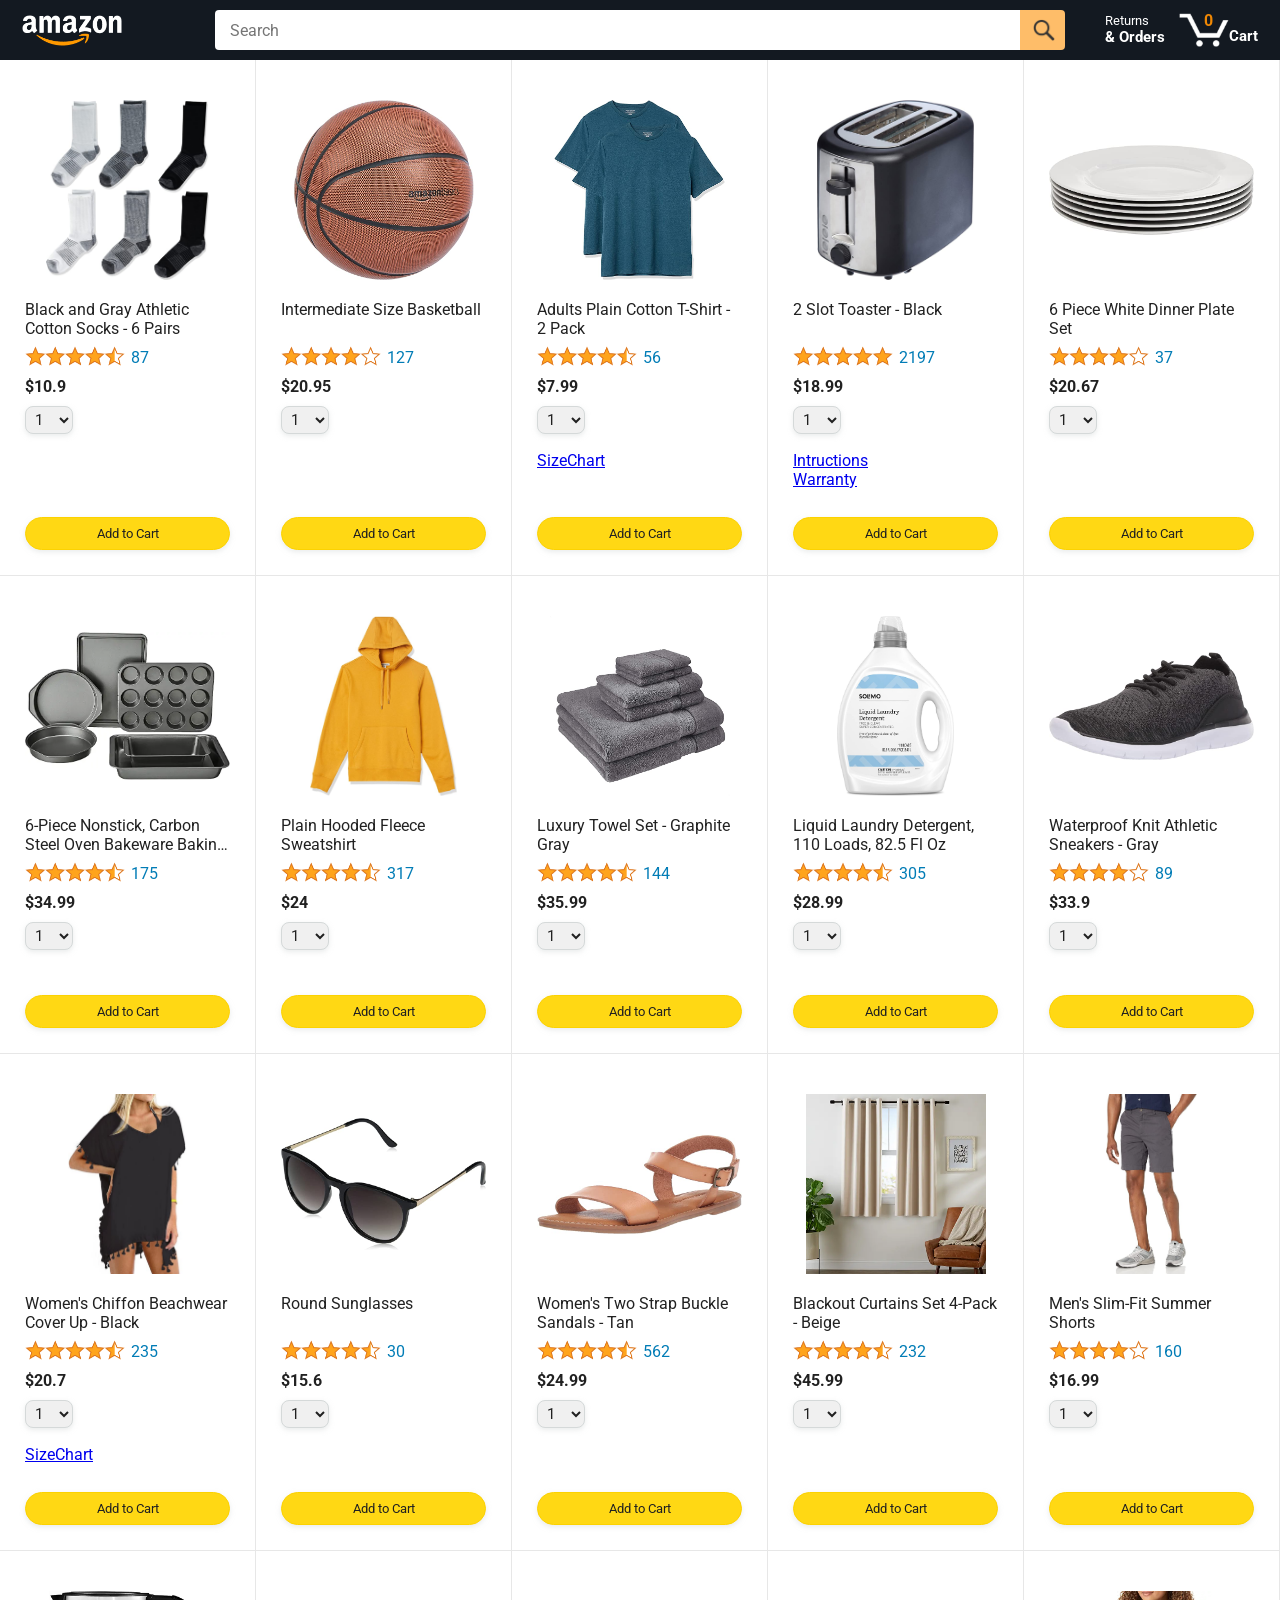
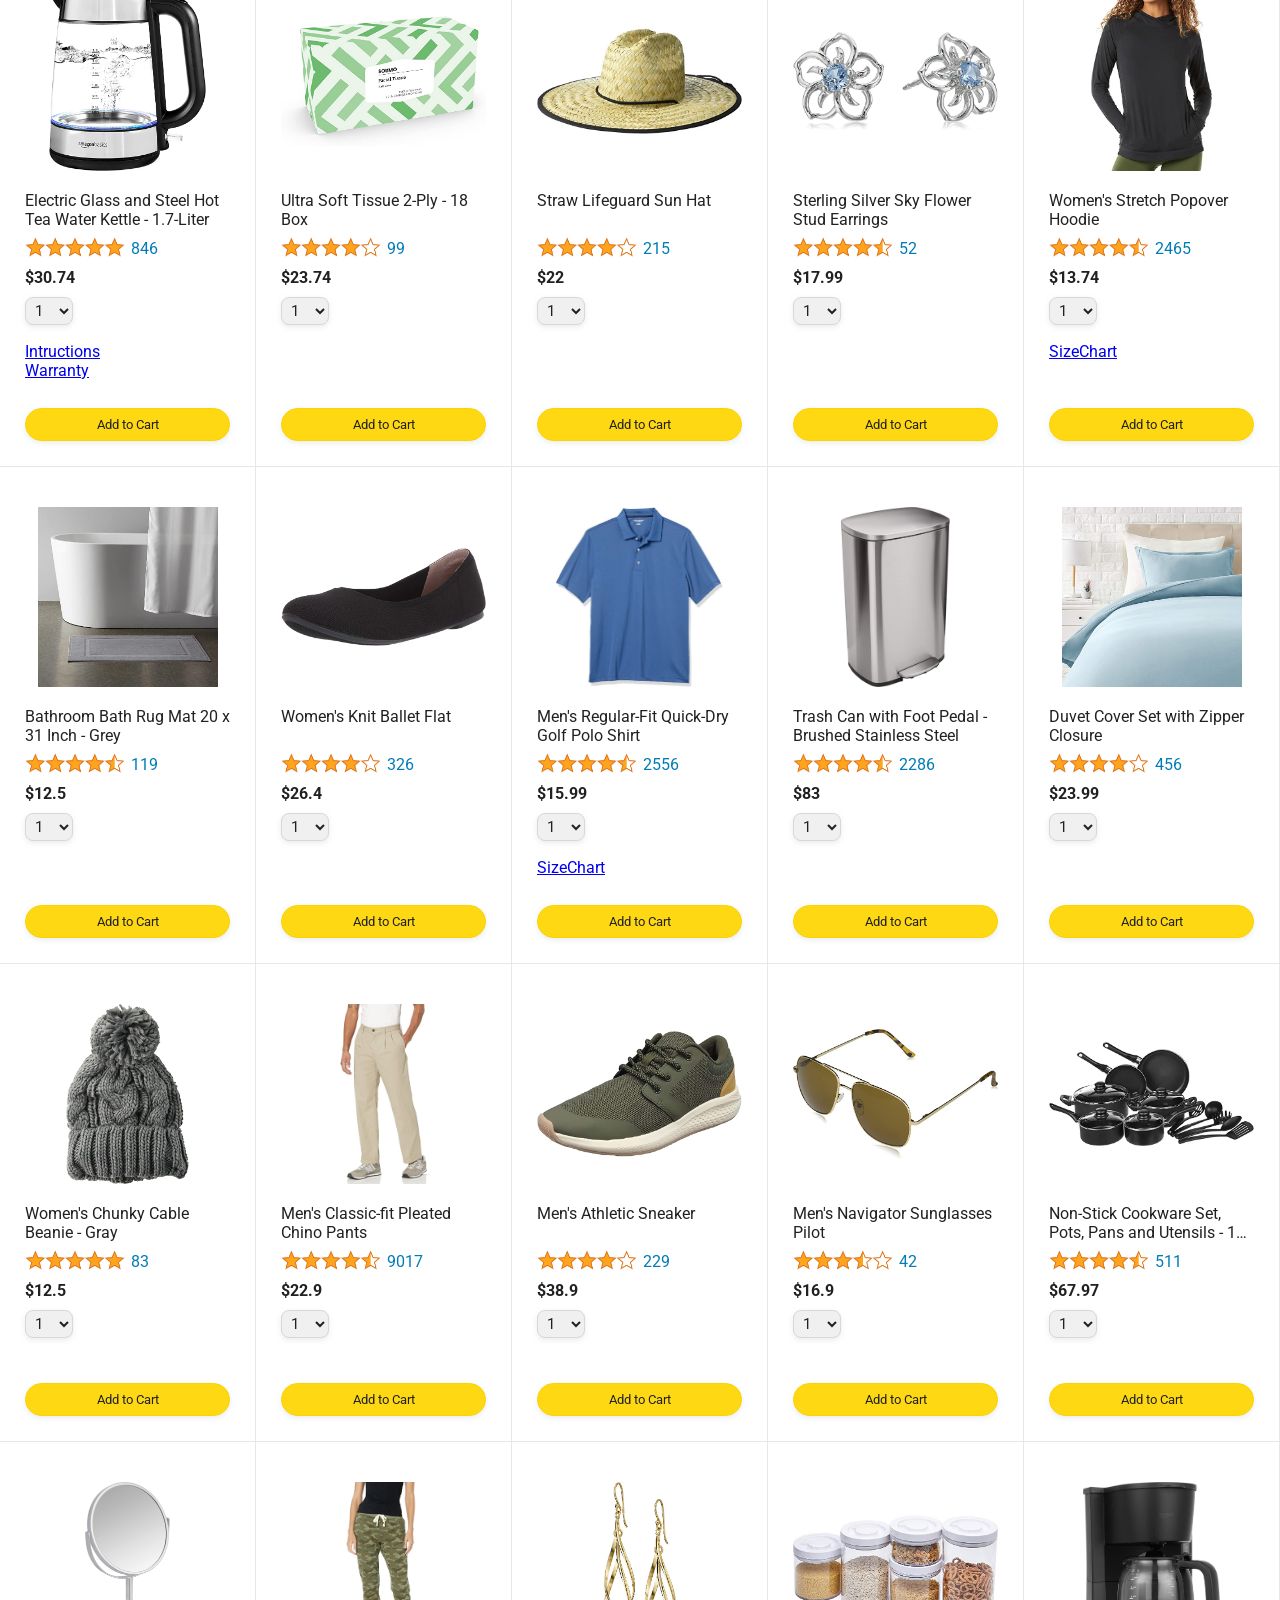
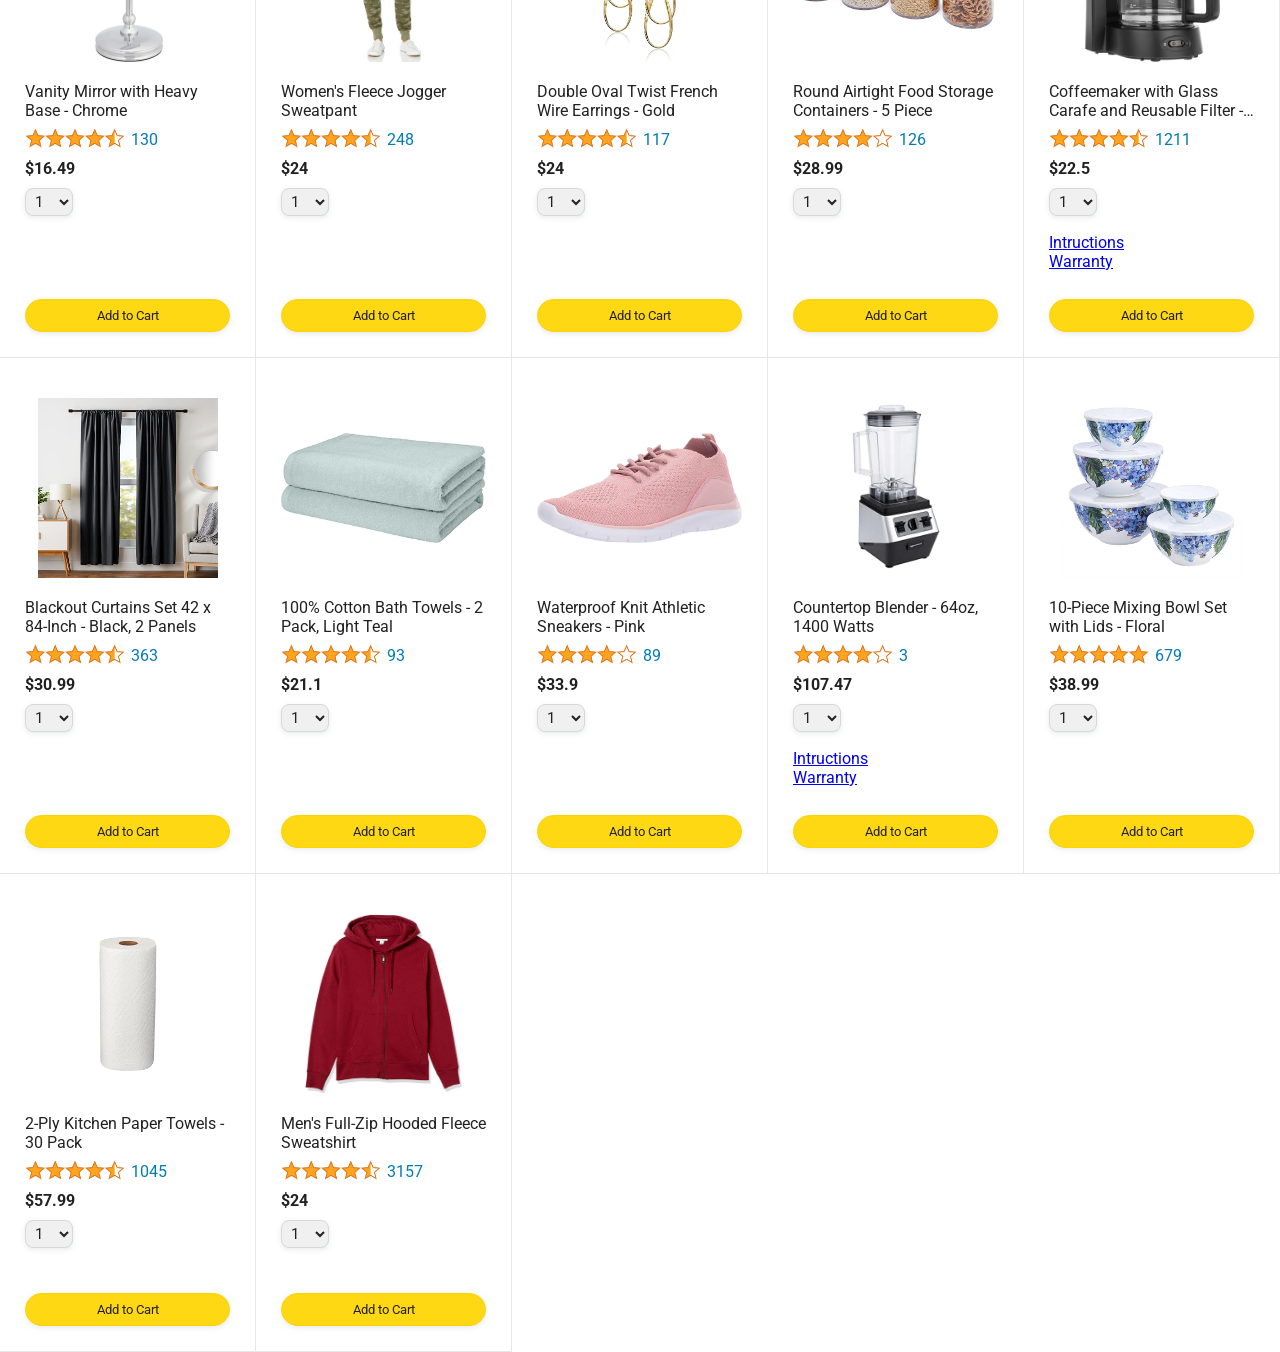
<file: index.html>
<!DOCTYPE html>
<html>
  <head>
    <title>Amazon Project</title>

    <!-- This code is needed for responsive design to work.
      (Responsive design = make the website look good on
      smaller screen sizes like a phone or a tablet). -->
    <meta name="viewport" content="width=device-width, initial-scale=1">

    <!-- Load a font called Roboto from Google Fonts. -->
    <link rel="preconnect" href="https://fonts.googleapis.com">
    <link rel="preconnect" href="https://fonts.gstatic.com" crossorigin>
    <link href="https://fonts.googleapis.com/css2?family=Roboto:wght@400;500;700&display=swap" rel="stylesheet">

    <!-- Here are the CSS files for this page. -->
    <link rel="stylesheet" href="styles/shared/general.css">
    <link rel="stylesheet" href="styles/shared/amazon-header.css">
    <link rel="stylesheet" href="styles/pages/amazon.css">
    <script type="module" src="app/amazon.js"></script>
  </head>
  <body>
    <div class="amazon-header">
      <div class="amazon-header-left-section">
        <a href="amazon.html" class="header-link">
          <img class="amazon-logo"
            src="images/amazon-logo-white.png">
          <img class="amazon-mobile-logo"
            src="images/amazon-mobile-logo-white.png">
        </a>
      </div>

      <div class="amazon-header-middle-section">
        <input class="search-bar" type="text" placeholder="Search">

        <button class="search-button">
          <img class="search-icon" src="images/icons/search-icon.png">
        </button>
      </div>

      <div class="amazon-header-right-section">
        <a class="orders-link header-link" href="orders.html">
          <span class="returns-text">Returns</span>
          <span class="orders-text">& Orders</span>
        </a>

        <a class="cart-link header-link" href="checkout.html">
          <img class="cart-icon" src="images/icons/cart-icon.png">
          <div class="cart-quantity">0</div>
          <div class="cart-text">Cart</div>
        </a>
      </div>
    </div>
    
    <div class="main">
      <div class="products-grid">
      

        <div class="product-container">
          <div class="product-image-container">
            <img class="product-image"
              src="images/products/intermediate-composite-basketball.jpg">
          </div>

          <div class="product-name limit-text-to-2-lines">
            Intermediate Size Basketball
          </div>

          <div class="product-rating-container">
            <img class="product-rating-stars"
              src="images/ratings/rating-40.png">
            <div class="product-rating-count link-primary">
              127
            </div>
          </div>

          <div class="product-price">
            $20.95
          </div>

          <div class="product-quantity-container">
            <select>
              <option selected value="1">1</option>
              <option value="2">2</option>
              <option value="3">3</option>
              <option value="4">4</option>
              <option value="5">5</option>
              <option value="6">6</option>
              <option value="7">7</option>
              <option value="8">8</option>
              <option value="9">9</option>
              <option value="10">10</option>
            </select>
          </div>

          <div class="product-spacer"></div>

          <div class="added-to-cart">
            <img src="images/icons/checkmark.png">
            Added
          </div>

          <button class="add-to-cart-button button-primary">
            Add to Cart
          </button>
        </div>

       
      </div>
    </div>
  </body>
</html>
</file>
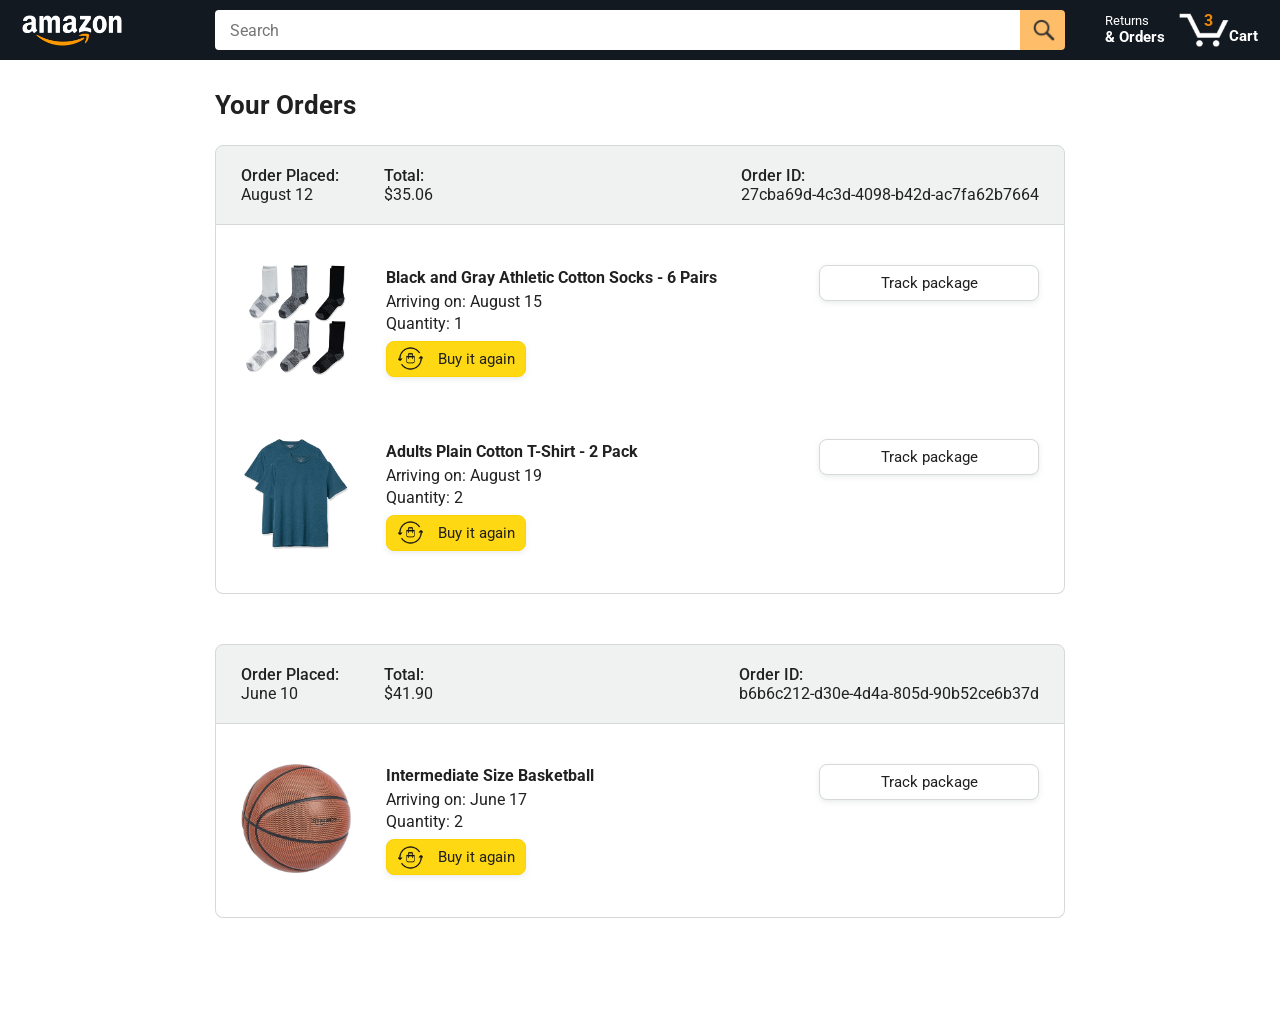
<file: orders.html>
<!DOCTYPE html>
<html>
  <head>
    <title>Orders</title>

    <!-- This code is needed for responsive design to work.
      (Responsive design = make the website look good on
      smaller screen sizes like a phone or a tablet). -->
    <meta name="viewport" content="width=device-width, initial-scale=1">

    <!-- Load a font called Roboto from Google Fonts. -->
    <link rel="preconnect" href="https://fonts.googleapis.com">
    <link rel="preconnect" href="https://fonts.gstatic.com" crossorigin>
    <link href="https://fonts.googleapis.com/css2?family=Roboto:wght@400;500;700&display=swap" rel="stylesheet">

    <!-- Here are the CSS files for this page. -->
    <link rel="stylesheet" href="styles/shared/general.css">
    <link rel="stylesheet" href="styles/shared/amazon-header.css">
    <link rel="stylesheet" href="styles/pages/orders.css">
  </head>
  <body>
    <div class="amazon-header">
      <div class="amazon-header-left-section">
        <a href="amazon.html" class="header-link">
          <img class="amazon-logo"
            src="images/amazon-logo-white.png">
          <img class="amazon-mobile-logo"
            src="images/amazon-mobile-logo-white.png">
        </a>
      </div>

      <div class="amazon-header-middle-section">
        <input class="search-bar" type="text" placeholder="Search">

        <button class="search-button">
          <img class="search-icon" src="images/icons/search-icon.png">
        </button>
      </div>

      <div class="amazon-header-right-section">
        <a class="orders-link header-link" href="orders.html">
          <span class="returns-text">Returns</span>
          <span class="orders-text">& Orders</span>
        </a>

        <a class="cart-link header-link" href="checkout.html">
          <img class="cart-icon" src="images/icons/cart-icon.png">
          <div class="cart-quantity">3</div>
          <div class="cart-text">Cart</div>
        </a>
      </div>
    </div>

    <div class="main">
      <div class="page-title">Your Orders</div>

      <div class="orders-grid">
        <div class="order-container">
          
          <div class="order-header">
            <div class="order-header-left-section">
              <div class="order-date">
                <div class="order-header-label">Order Placed:</div>
                <div>August 12</div>
              </div>
              <div class="order-total">
                <div class="order-header-label">Total:</div>
                <div>$35.06</div>
              </div>
            </div>

            <div class="order-header-right-section">
              <div class="order-header-label">Order ID:</div>
              <div>27cba69d-4c3d-4098-b42d-ac7fa62b7664</div>
            </div>
          </div>

          <div class="order-details-grid">
            <div class="product-image-container">
              <img src="images/products/athletic-cotton-socks-6-pairs.jpg">
            </div>

            <div class="product-details">
              <div class="product-name">
                Black and Gray Athletic Cotton Socks - 6 Pairs
              </div>
              <div class="product-delivery-date">
                Arriving on: August 15
              </div>
              <div class="product-quantity">
                Quantity: 1
              </div>
              <button class="buy-again-button button-primary">
                <img class="buy-again-icon" src="images/icons/buy-again.png">
                <span class="buy-again-message">Buy it again</span>
              </button>
            </div>

            <div class="product-actions">
              <a href="tracking.html">
                <button class="track-package-button button-secondary">
                  Track package
                </button>
              </a>
            </div>

            <div class="product-image-container">
              <img src="images/products/adults-plain-cotton-tshirt-2-pack-teal.jpg">
            </div>

            <div class="product-details">
              <div class="product-name">
                Adults Plain Cotton T-Shirt - 2 Pack
              </div>
              <div class="product-delivery-date">
                Arriving on: August 19
              </div>
              <div class="product-quantity">
                Quantity: 2
              </div>
              <button class="buy-again-button button-primary">
                <img class="buy-again-icon" src="images/icons/buy-again.png">
                <span class="buy-again-message">Buy it again</span>
              </button>
            </div>

            <div class="product-actions">
              <a href="tracking.html">
                <button class="track-package-button button-secondary">
                  Track package
                </button>
              </a>
            </div>
          </div>
        </div>

        <div class="order-container">

          <div class="order-header">
            <div class="order-header-left-section">
              <div class="order-date">
                <div class="order-header-label">Order Placed:</div>
                <div>June 10</div>
              </div>
              <div class="order-total">
                <div class="order-header-label">Total:</div>
                <div>$41.90</div>
              </div>
            </div>

            <div class="order-header-right-section">
              <div class="order-header-label">Order ID:</div>
              <div>b6b6c212-d30e-4d4a-805d-90b52ce6b37d</div>
            </div>
          </div>

          <div class="order-details-grid">
            <div class="product-image-container">
              <img src="images/products/intermediate-composite-basketball.jpg">
            </div>

            <div class="product-details">
              <div class="product-name">
                Intermediate Size Basketball
              </div>
              <div class="product-delivery-date">
                Arriving on: June 17
              </div>
              <div class="product-quantity">
                Quantity: 2
              </div>
              <button class="buy-again-button button-primary">
                <img class="buy-again-icon" src="images/icons/buy-again.png">
                <span class="buy-again-message">Buy it again</span>
              </button>
            </div>

            <div class="product-actions">
              <a href="tracking.html">
                <button class="track-package-button button-secondary">
                  Track package
                </button>
              </a>
            </div>
          </div>
        </div>
      </div>
    </div>
  </body>
</html>
</file>
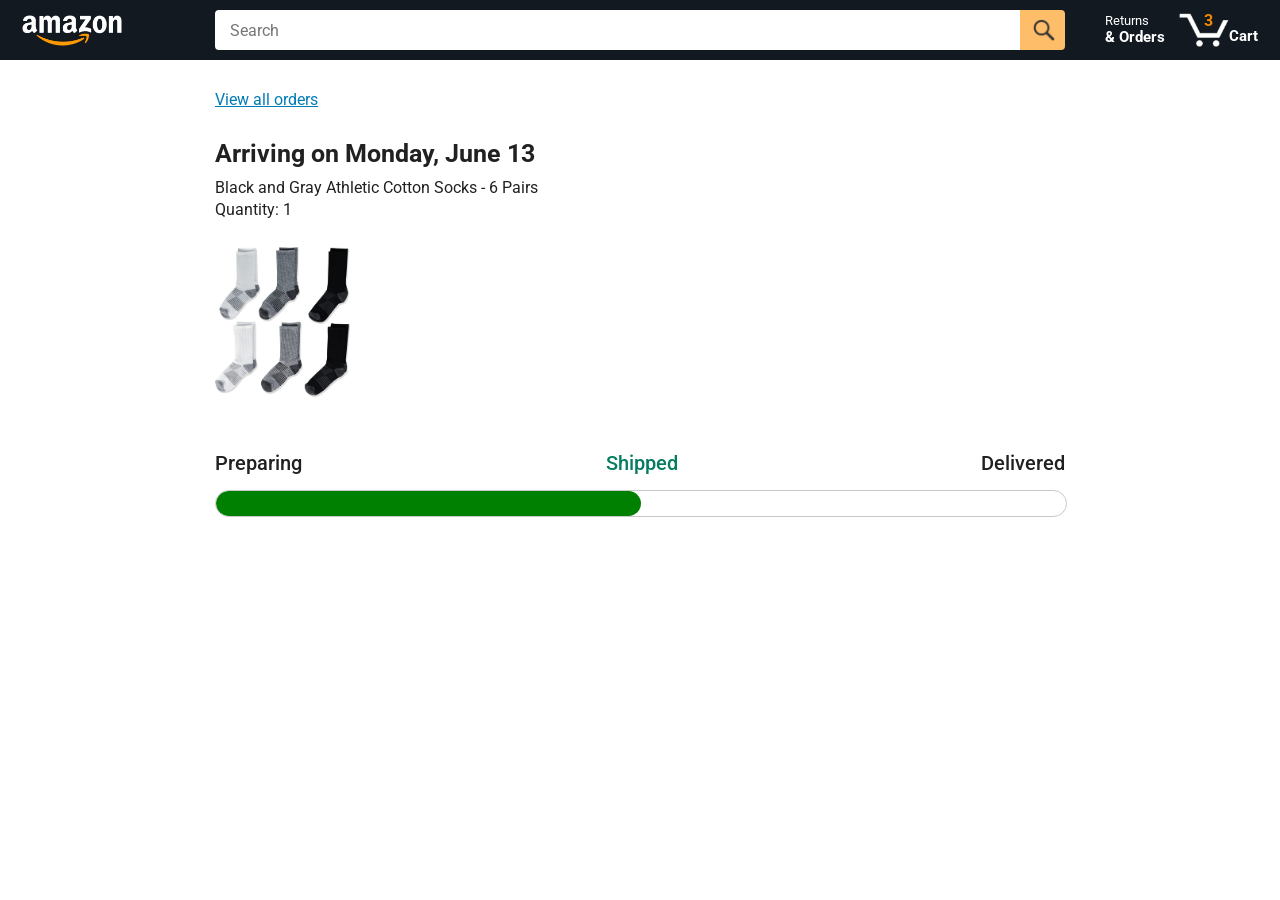
<file: tracking.html>
<!DOCTYPE html>
<html>
  <head>
    <title>Tracking</title>

    <!-- This code is needed for responsive design to work.
      (Responsive design = make the website look good on
      smaller screen sizes like a phone or a tablet). -->
    <meta name="viewport" content="width=device-width, initial-scale=1">

    <!-- Load a font called Roboto from Google Fonts. -->
    <link rel="preconnect" href="https://fonts.googleapis.com">
    <link rel="preconnect" href="https://fonts.gstatic.com" crossorigin>
    <link href="https://fonts.googleapis.com/css2?family=Roboto:wght@400;500;700&display=swap" rel="stylesheet">

    <!-- Here are the CSS files for this page. -->
    <link rel="stylesheet" href="styles/shared/general.css">
    <link rel="stylesheet" href="styles/shared/amazon-header.css">
    <link rel="stylesheet" href="styles/pages/tracking.css">
  </head>
  <body>
    <div class="amazon-header">
      <div class="amazon-header-left-section">
        <a href="amazon.html" class="header-link">
          <img class="amazon-logo"
            src="images/amazon-logo-white.png">
          <img class="amazon-mobile-logo"
            src="images/amazon-mobile-logo-white.png">
        </a>
      </div>

      <div class="amazon-header-middle-section">
        <input class="search-bar" type="text" placeholder="Search">

        <button class="search-button">
          <img class="search-icon" src="images/icons/search-icon.png">
        </button>
      </div>

      <div class="amazon-header-right-section">
        <a class="orders-link header-link" href="orders.html">
          <span class="returns-text">Returns</span>
          <span class="orders-text">& Orders</span>
        </a>

        <a class="cart-link header-link" href="checkout.html">
          <img class="cart-icon" src="images/icons/cart-icon.png">
          <div class="cart-quantity">3</div>
          <div class="cart-text">Cart</div>
        </a>
      </div>
    </div>

    <div class="main">
      <div class="order-tracking">
        <a class="back-to-orders-link link-primary" href="orders.html">
          View all orders
        </a>

        <div class="delivery-date">
          Arriving on Monday, June 13
        </div>

        <div class="product-info">
          Black and Gray Athletic Cotton Socks - 6 Pairs
        </div>

        <div class="product-info">
          Quantity: 1
        </div>

        <img class="product-image" src="images/products/athletic-cotton-socks-6-pairs.jpg">

        <div class="progress-labels-container">
          <div class="progress-label">
            Preparing
          </div>
          <div class="progress-label current-status">
            Shipped
          </div>
          <div class="progress-label">
            Delivered
          </div>
        </div>

        <div class="progress-bar-container">
          <div class="progress-bar"></div>
        </div>
      </div>
    </div>
  </body>
</html>
</file>
<file: styles/shared/general.css>
body {
  font-family: Roboto, Arial;
  color: rgb(33, 33, 33);
  /* The <body> element has a default margin of 8px
     on all sides. This removes the default margins. */
  margin: 0;
}

/* <p> elements have a default margin on the top
   and bottom. This removes the default margins. */
p {
  margin: 0;
}

button {
  cursor: pointer;
}

select {
  cursor: pointer;
}

input, select, button {
  font-family: Roboto, Arial;
}

.button-primary {
  color: rgb(33, 33, 33);
  background-color: rgb(255, 216, 20);
  border: 1px solid rgb(252, 210, 0);
  border-radius: 8px;
  cursor: pointer;
  box-shadow: 0 2px 5px rgba(213, 217, 217, 0.5);
}

.button-primary:hover {
  background-color: rgb(247, 202, 0);
  border: 1px solid rgb(242, 194, 0);
}

.button-primary:active {
  background: rgb(255, 216, 20);
  border-color: rgb(252, 210, 0);
  box-shadow: none;
}

.button-secondary {
  color: rgb(33, 33, 33);
  background: white;
  border: 1px solid rgb(213, 217, 217);
  border-radius: 8px;
  cursor: pointer;
  box-shadow: 0 2px 5px rgba(213, 217, 217, 0.5);
}

.button-secondary:hover {
  background-color: rgb(247, 250, 250);
}

.button-secondary:active {
  background-color: rgb(237, 253, 255);
  box-shadow: none;
}

/* These styles will limit text to 2 lines. Anything
   beyond 2 lines will be replaced with "..."
   You can find this code by using an A.I. tool or by
   searching in Google.
   https://css-tricks.com/almanac/properties/l/line-clamp/ */
.limit-text-to-2-lines {
  display: -webkit-box;
  -webkit-line-clamp: 2;
  -webkit-box-orient: vertical;
  overflow: hidden;
}

.link-primary {
  color: rgb(1, 124, 182);
  cursor: pointer;
}

.link-primary:hover {
  color: rgb(196, 80, 0);
}

/* Styles for dropdown selectors. */
select {
  color: rgb(33, 33, 33);
  background-color: rgb(240, 240, 240);
  border: 1px solid rgb(213, 217, 217);
  border-radius: 8px;
  padding: 3px 5px;
  font-size: 15px;
  cursor: pointer;
  box-shadow: 0 2px 5px rgba(213, 217, 217, 0.5);
}

select:focus,
input:focus {
  outline: 2px solid rgb(255, 153, 0);
}
</file>
<file: styles/shared/amazon-header.css>
.amazon-header {
  background-color: rgb(19, 25, 33);
  color: white;
  padding-left: 15px;
  padding-right: 15px;

  display: flex;
  align-items: center;
  justify-content: space-between;

  position: fixed;
  top: 0;
  left: 0;
  right: 0;
  height: 60px;
}

.amazon-header-left-section {
  width: 180px;
}

@media (max-width: 800px) {
  .amazon-header-left-section {
    width: unset;
  }
}

.header-link {
  display: inline-block;
  padding: 6px;
  border-radius: 2px;
  cursor: pointer;
  text-decoration: none;
  border: 1px solid rgba(0, 0, 0, 0);
}

.header-link:hover {
  border: 1px solid white;
}

.amazon-logo {
  width: 100px;
  margin-top: 5px;
}

.amazon-mobile-logo {
  display: none;
}

@media (max-width: 575px) {
  .amazon-logo {
    display: none;
  }

  .amazon-mobile-logo {
    display: block;
    height: 35px;
    margin-top: 5px;
  }
}

.amazon-header-middle-section {
  flex: 1;
  max-width: 850px;
  margin-left: 10px;
  margin-right: 10px;
  display: flex;
}

.search-bar {
  flex: 1;
  width: 0;
  font-size: 16px;
  height: 38px;
  padding-left: 15px;
  border: none;
  border-top-left-radius: 4px;
  border-bottom-left-radius: 4px;
  border-top-right-radius: 0;
  border-bottom-right-radius: 0;
}

.search-button {
  background-color: rgb(254, 189, 105);
  border: none;
  width: 45px;
  height: 40px;
  border-top-right-radius: 4px;
  border-bottom-right-radius: 4px;
  flex-shrink: 0;
}

.search-icon {
  height: 22px;
  margin-left: 2px;
  margin-top: 3px;
}

.amazon-header-right-section {
  width: 180px;
  flex-shrink: 0;
  display: flex;
  justify-content: end;
}

.orders-link {
  color: white;
}

.returns-text {
  display: block;
  font-size: 13px;
}

.orders-text {
  display: block;
  font-size: 15px;
  font-weight: 700;
}

.cart-link {
  color: white;
  display: flex;
  align-items: center;
  position: relative;
}

.cart-icon {
  width: 50px;
}

.cart-text {
  margin-top: 12px;
  font-size: 15px;
  font-weight: 700;
}

.cart-quantity {
  color: rgb(240, 136, 4);
  font-size: 16px;
  font-weight: 700;

  position: absolute;
  top: 4px;
  left: 22px;
  
  width: 26px;
  text-align: center;
}
</file>
<file: styles/pages/amazon.css>
.main {
  margin-top: 60px;
}

.products-grid {
  display: grid;

  /* - In CSS Grid, 1fr means a column will take up the
       remaining space in the grid.
     - If we write 1fr 1fr ... 1fr; 8 times, this will
       divide the grid into 8 columns, each taking up an
       equal amount of the space.
     - repeat(8, 1fr); is a shortcut for repeating "1fr"
       8 times (instead of typing out "1fr" 8 times).
       repeat(...) is a special property that works with
       display: grid; */
  grid-template-columns: repeat(8, 1fr);
}

/* @media is used to create responsive design (making the
   website look good on any screen size). This @media
   means when the screen width is 2000px or less, we
   will divide the grid into 7 columns instead of 8. */
@media (max-width: 2000px) {
  .products-grid {
    grid-template-columns: repeat(7, 1fr);
  }
}

/* This @media means when the screen width is 1600px or
   less, we will divide the grid into 6 columns. */
@media (max-width: 1600px) {
  .products-grid {
    grid-template-columns: repeat(6, 1fr);
  }
}

@media (max-width: 1300px) {
  .products-grid {
    grid-template-columns: repeat(5, 1fr);
  }
}

@media (max-width: 1000px) {
  .products-grid {
    grid-template-columns: repeat(4, 1fr);
  }
}

@media (max-width: 800px) {
  .products-grid {
    grid-template-columns: repeat(3, 1fr);
  }
}

@media (max-width: 575px) {
  .products-grid {
    grid-template-columns: repeat(2, 1fr);
  }
}

@media (max-width: 450px) {
  .products-grid {
    grid-template-columns: 1fr;
  }
}

.product-container {
  padding-top: 40px;
  padding-bottom: 25px;
  padding-left: 25px;
  padding-right: 25px;

  border-right: 1px solid rgb(231, 231, 231);
  border-bottom: 1px solid rgb(231, 231, 231);

  display: flex;
  flex-direction: column;
}

.product-image-container {
  display: flex;
  justify-content: center;
  align-items: center;

  height: 180px;
  margin-bottom: 20px;
}

.product-image {
  /* Images will overflow their container by default. To
    prevent this, we set max-width and max-height to 100%
    so they stay inside their container. */
  max-width: 100%;
  max-height: 100%;
}

.product-name {
  height: 40px;
  margin-bottom: 5px;
}

.product-rating-container {
  display: flex;
  align-items: center;
  margin-bottom: 10px;
}

.product-rating-stars {
  width: 100px;
  margin-right: 6px;
}

.product-rating-count {
  color: rgb(1, 124, 182);
  cursor: pointer;
  margin-top: 3px;
}

.product-price {
  font-weight: 700;
  margin-bottom: 10px;
}

.product-quantity-container {
  margin-bottom: 17px;
}

.product-spacer {
  flex: 1;
}

.added-to-cart {
  color: rgb(6, 125, 98);
  font-size: 16px;

  display: flex;
  align-items: center;
  margin-bottom: 8px;

  /* At first, the "Added to cart" message will
     be invisible. Use JavaScript to change the
     opacity and make it visible. */
  opacity: 0;
}

.added-to-cart img {
  height: 20px;
  margin-right: 5px;
}

.add-to-cart-button {
  width: 100%;
  padding: 8px;
  border-radius: 50px;
}
.show {
  opacity: 1;
}
</file>
<file: styles/pages/orders.css>
.main {
  max-width: 850px;
  margin-top: 90px;
  margin-bottom: 100px;
  padding-left: 20px;
  padding-right: 20px;

  /* margin-left: auto;
     margin-right auto;
     Is a trick for centering an element horizontally
     without needing a container. */
  margin-left: auto;
  margin-right: auto;
}

.page-title {
  font-weight: 700;
  font-size: 26px;
  margin-bottom: 25px;
}

.orders-grid {
  display: grid;
  grid-template-columns: 1fr;
  row-gap: 50px;
}

.order-header {
  background-color: rgb(240, 242, 242);
  border: 1px solid rgb(213, 217, 217);

  display: flex;
  align-items: center;
  justify-content: space-between;

  padding: 20px 25px;
  border-top-left-radius: 8px;
  border-top-right-radius: 8px;
}

.order-header-left-section {
  display: flex;
  flex-shrink: 0;
}

.order-header-label {
  font-weight: 500;
}

.order-date,
.order-total {
  margin-right: 45px;
}

.order-header-right-section {
  flex-shrink: 1;
}

@media (max-width: 575px) {
  .order-header {
    flex-direction: column;
    align-items: start;
    line-height: 23px;
    padding: 15px;
  }

  .order-header-left-section {
    flex-direction: column;
  }

  .order-header-label {
    margin-right: 5px;
  }

  .order-date,
  .order-total {
    display: grid;
    grid-template-columns: auto 1fr;
    margin-right: 0;
  }

  .order-header-right-section {
    display: grid;
    grid-template-columns: auto 1fr;
  }
}

.order-details-grid {
  padding: 40px 25px;
  border: 1px solid rgb(213, 217, 217);
  border-top: none;
  border-bottom-left-radius: 8px;
  border-bottom-right-radius: 8px;

  display: grid;
  grid-template-columns: 110px 1fr 220px;
  column-gap: 35px;
  row-gap: 60px;
  align-items: center;
}

@media (max-width: 800px) {
  .order-details-grid {
    grid-template-columns: 110px 1fr;
    row-gap: 0;
    padding-bottom: 8px;
  }
}

@media (max-width: 450px) {
  .order-details-grid {
    grid-template-columns: 1fr;
  }
}

.product-image-container {
  text-align: center;
}

.product-image-container img {
  max-width: 110px;
  max-height: 110px;
}

.product-name {
  font-weight: 700;
  margin-bottom: 5px;
}

.product-delivery-date {
  margin-bottom: 3px;
}

.product-quantity {
  margin-bottom: 8px;
}

.buy-again-button {
  font-size: 15px;
  width: 140px;
  height: 36px;
  border-radius: 8px;

  display: flex;
  align-items: center;
  justify-content: center;
}

.buy-again-icon {
  width: 25px;
  margin-right: 15px;
}

.product-actions {
  align-self: start;
}

.track-package-button {
  width: 100%;
  font-size: 15px;
  padding: 8px;
}

@media (max-width: 800px) {
  .buy-again-button {
    margin-bottom: 10px;
  }

  .product-actions {
    /* grid-column: 2 means this element will be placed
       in column 2 in the grid. (Normally, the column that
       an element is placed in is determined by the order
       of the elements in the HTML. grid-column overrides
       this default ordering). */
    grid-column: 2;
    margin-bottom: 30px;
  }

  .track-package-button {
    width: 140px;
  }
}

@media (max-width: 450px) {
  .product-image-container {
    text-align: center;
    margin-bottom: 25px;
  }

  .product-image-container img {
    max-width: 150px;
    max-height: 150px;
  }

  .product-name {
    margin-bottom: 10px;
  }

  .product-quantity {
    margin-bottom: 15px;
  }

  .buy-again-button {
    width: 100%;
    margin-bottom: 15px;
  }

  .product-actions {
    /* grid-column: auto; undos grid-column: 2; from above.
       This element will now be placed in its normal column
       in the grid. */
    grid-column: auto;
    margin-bottom: 70px;
  }

  .track-package-button {
    width: 100%;
    padding: 12px;
  }
}
</file>
<file: styles/pages/tracking.css>
.main {
  max-width: 850px;
  margin-top: 90px;
  margin-bottom: 100px;
  padding-left: 30px;
  padding-right: 30px;

  /* margin-left: auto;
     margin-right auto;
     Is a trick for centering an element horizontally
     without needing a container. */
  margin-left: auto;
  margin-right: auto;
}

.back-to-orders-link {
  display: inline-block;
  margin-bottom: 30px;
}

.delivery-date {
  font-size: 25px;
  font-weight: 700;
  margin-bottom: 10px;
}

.product-info {
  margin-bottom: 3px;
}

.product-image {
  max-width: 150px;
  max-height: 150px;
  margin-top: 25px;
  margin-bottom: 50px;
}

.progress-labels-container {
  display: flex;
  justify-content: space-between;
  font-size: 20px;
  font-weight: 500;
  margin-bottom: 15px;
}

.current-status {
  color: rgb(6, 125, 98);
}

@media (max-width: 575px) {
  .progress-labels-container {
    font-size: 16px;
  }
}

@media (max-width: 450px) {
  .progress-labels-container {
    flex-direction: column;
    margin-bottom: 5px;
  }

  .progress-label {
    margin-bottom: 3px;
  }
}

.progress-bar-container {
  height: 25px;
  width: 100%;

  border: 1px solid rgb(200, 200, 200);
  border-radius: 50px;
  overflow: hidden;
}

.progress-bar {
  height: 100%;
  background-color: green;
  border-radius: 50px;
  width: 50%;
}
</file>
